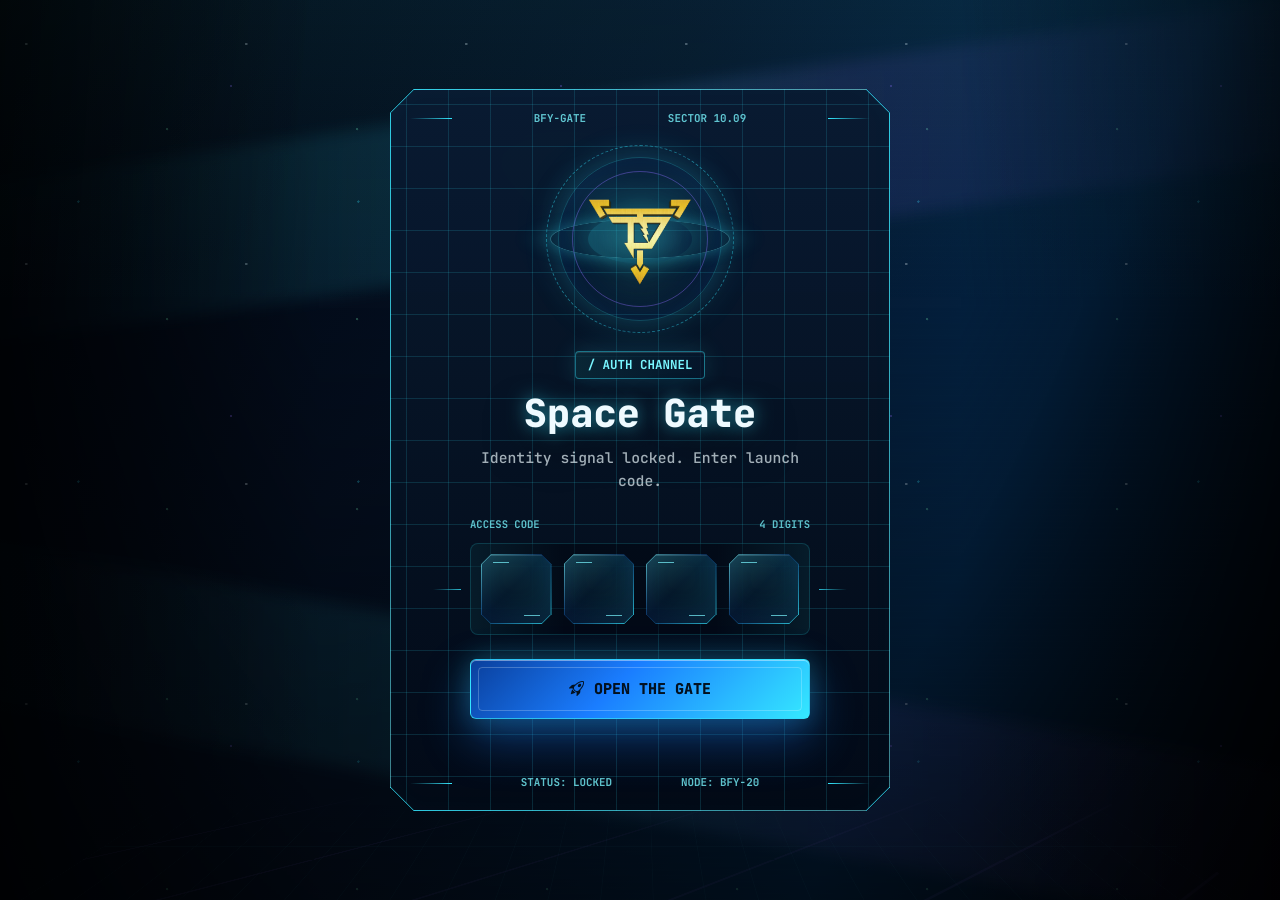
<file: index.html>
<!DOCTYPE html>
<html lang="en">
<head>
    <meta charset="UTF-8">
    <meta name="viewport" content="width=device-width, initial-scale=1.0, user-scalable=no">
    <title>THUAAN FY | Space Gate</title>
    <link href="https://cdn.jsdelivr.net/npm/bootstrap@5.3.0/dist/css/bootstrap.min.css" rel="stylesheet">
    <link href="https://fonts.googleapis.com/css2?family=JetBrains+Mono:wght@400;500;600;700;800&display=swap" rel="stylesheet">
    <link rel="stylesheet" href="https://cdnjs.cloudflare.com/ajax/libs/font-awesome/6.5.2/css/all.min.css">
    <link rel="stylesheet" href="https://cdn.jsdelivr.net/npm/bootstrap-icons@1.11.3/font/bootstrap-icons.css">
    <link rel="stylesheet" href="css/styles.css">
</head>
<body>
    <div class="landscape-notification" id="landscapeNotification">
        <div class="notification-frame" aria-hidden="true"></div>
        <div class="notification-content">
            <span class="notification-kicker">Orbit View</span>
            <h3>Space Gate Ready</h3>
            <p class="instruction-vi">Rotate your phone for the full orbital view.</p>
            <p class="instruction-en">You can also continue in portrait mode.</p>
            <div class="rotate-icon"><i class="bi bi-phone"></i></div>
            <div class="skip-button" onclick="skipLandscapeMode()">
                Continue <i class="bi bi-arrow-right"></i>
            </div>
        </div>
    </div>

    <div class="pin-container" id="pinContainer">
        <div class="ambient-grid" aria-hidden="true"></div>
        <div class="light-ribbon ribbon-one" aria-hidden="true"></div>
        <div class="light-ribbon ribbon-two" aria-hidden="true"></div>

        <div class="pin-card">
            <div class="gate-topbar">
                <span>BFY-GATE</span>
                <span>SECTOR 10.09</span>
            </div>

            <div class="brand-lockup">
                <div class="gate-orbit" aria-hidden="true">
                    <span class="orbit-ring orbit-ring-one"></span>
                    <span class="orbit-ring orbit-ring-two"></span>
                    <span class="orbit-core"></span>
                    <img src="images/logoTP.png" alt="TP logo" class="brand-mark">
                </div>
            </div>

            <span class="brand-kicker">/ AUTH CHANNEL</span>
            <h1 class="pin-title">Space Gate</h1>
            <p class="pin-subtitle">Identity signal locked. Enter launch code.</p>

            <div class="code-label">
                <span>ACCESS CODE</span>
                <span>4 DIGITS</span>
            </div>

            <div class="otp-container">
                <div class="otp-slot">
                    <input type="text" class="otp-input" id="otp1" maxlength="1" inputmode="numeric" aria-label="Access code digit 1">
                </div>
                <div class="otp-slot">
                    <input type="text" class="otp-input" id="otp2" maxlength="1" inputmode="numeric" aria-label="Access code digit 2">
                </div>
                <div class="otp-slot">
                    <input type="text" class="otp-input" id="otp3" maxlength="1" inputmode="numeric" aria-label="Access code digit 3">
                </div>
                <div class="otp-slot">
                    <input type="text" class="otp-input" id="otp4" maxlength="1" inputmode="numeric" aria-label="Access code digit 4">
                </div>
            </div>

            <button class="btn pin-btn" onclick="checkPin()">
                <i class="bi bi-rocket-takeoff"></i>
                Open The Gate
            </button>
            <div class="error-message" id="errorMessage"></div>

            <div class="gate-footer">
                <span>STATUS: LOCKED</span>
                <span>NODE: BFY-20</span>
            </div>
        </div>
    </div>

    <div class="matrix-container" id="matrixContainer">
        <canvas class="matrix-rain" id="matrixRain"></canvas>
        <div class="matrix-text" id="matrixText"></div>
        <div class="phaohoa-final-screen" id="phaohoaFinalScreen" aria-hidden="true">
            <iframe
                id="phaohoaFinalFrame"
                title="Birthday fireworks finale"
                data-src="phaohoa/index.html"
                allowtransparency="true"
            ></iframe>
        </div>
        <img src="images/logoTP.png" alt="" class="final-watermark-logo" aria-hidden="true">
        <div class="birthday-final-title" id="birthdayFinalTitle" aria-hidden="true">
            <span>HAPPY BIRTHDAY</span>
            <span>TO ME</span>
        </div>
    </div>

    <script src="js/script.js"></script>
</body>
</html>
</file>
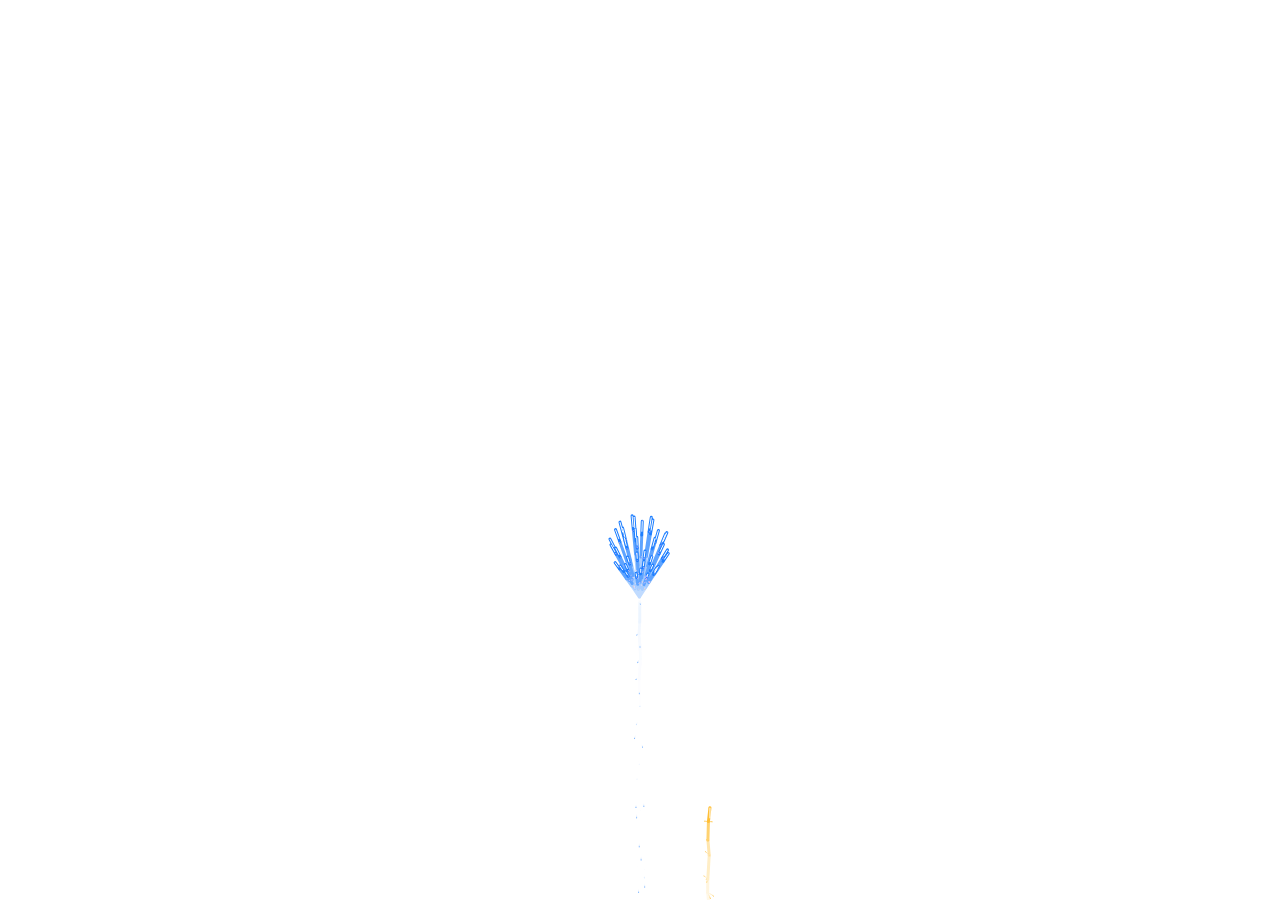
<file: phaohoa/index.html>
<!DOCTYPE html>
<html lang="en" class="birthdayfy-embed">
<head>
    <meta charset="UTF-8">
    <meta name="viewport" content="width=device-width, initial-scale=1, user-scalable=no">
    <title>BirthdayFy Fireworks Finale</title>
    <link rel="stylesheet" href="./style.css">
</head>
<body>
    <div class="container">
        <div class="loading-init">
            <div class="loading-init__header">Loading</div>
            <div class="loading-init__status">Assembling Shells</div>
        </div>

        <div class="stage-container remove">
            <div class="canvas-container">
                <canvas id="trails-canvas"></canvas>
                <canvas id="main-canvas"></canvas>
            </div>
        </div>
    </div>

    <script src="./vendor/Stage.js"></script>
    <script src="./vendor/MyMath.js"></script>
    <script src="./script.js"></script>
</body>
</html>
</file>
<file: css/styles.css>
:root {
    --void: #01040b;
    --space: #061324;
    --space-soft: #0a1d34;
    --panel: rgba(3, 13, 29, 0.86);
    --panel-bright: rgba(8, 31, 56, 0.9);
    --cyan: #35e8ff;
    --aqua: #79f6ff;
    --blue: #1a7dff;
    --blue-deep: #0a3f9c;
    --violet: #8f67ff;
    --pink: #ff4fd8;
    --green: #7effbf;
    --text: #eefaff;
    --muted: rgba(238, 250, 255, 0.68);
    --line: rgba(53, 232, 255, 0.32);
    --line-soft: rgba(53, 232, 255, 0.14);
}

* {
    box-sizing: border-box;
    margin: 0;
    padding: 0;
}

html,
body {
    width: 100%;
    min-height: 100%;
}

body {
    background: var(--void);
    color: var(--text);
    font-family: "JetBrains Mono", Consolas, "Courier New", monospace;
    overflow: hidden;
    -webkit-text-size-adjust: 100%;
    text-rendering: geometricPrecision;
}

button,
input {
    font: inherit;
}

.pin-container {
    height: 100vh;
    height: 100svh;
    min-height: 0;
    display: grid;
    place-items: center;
    position: relative;
    isolation: isolate;
    overflow: hidden;
    overflow: clip;
    overscroll-behavior: none;
    scrollbar-width: none;
    padding: 34px 18px;
    background:
        linear-gradient(115deg, rgba(1, 4, 11, 0.99) 0%, rgba(5, 17, 36, 0.98) 42%, rgba(4, 39, 74, 0.9) 72%, rgba(1, 4, 11, 1) 100%),
        repeating-linear-gradient(0deg, rgba(238, 250, 255, 0.026) 0 1px, transparent 1px 6px);
}

.pin-container::-webkit-scrollbar {
    display: none;
}

.pin-container::before {
    content: "";
    position: absolute;
    inset: 0;
    z-index: -4;
    background:
        radial-gradient(circle at 12% 20%, rgba(238, 250, 255, 0.75) 0 1px, transparent 1.4px),
        radial-gradient(circle at 28% 72%, rgba(53, 232, 255, 0.68) 0 1px, transparent 1.4px),
        radial-gradient(circle at 70% 26%, rgba(143, 103, 255, 0.7) 0 1px, transparent 1.4px),
        radial-gradient(circle at 88% 68%, rgba(126, 255, 191, 0.62) 0 1px, transparent 1.4px);
    background-size: 220px 220px, 280px 280px, 330px 330px, 190px 190px;
    opacity: 0.4;
    animation: starShift 19s linear infinite;
}

.pin-container::after {
    content: "";
    position: absolute;
    inset: 0;
    z-index: -1;
    pointer-events: none;
    background:
        linear-gradient(90deg, rgba(0, 0, 0, 0.66), transparent 25%, transparent 75%, rgba(0, 0, 0, 0.66)),
        linear-gradient(180deg, rgba(53, 232, 255, 0.07), transparent 34%, rgba(0, 0, 0, 0.6));
}

.ambient-grid {
    position: absolute;
    inset: -18%;
    z-index: -3;
    opacity: 0.66;
    background:
        linear-gradient(90deg, rgba(53, 232, 255, 0.08) 1px, transparent 1px),
        linear-gradient(0deg, rgba(53, 232, 255, 0.08) 1px, transparent 1px),
        linear-gradient(135deg, transparent 0 49%, rgba(143, 103, 255, 0.14) 49.2% 50%, transparent 50.2% 100%);
    background-size: 74px 74px, 74px 74px, 360px 360px;
    transform: perspective(900px) rotateX(58deg) translateY(22%);
    transform-origin: center bottom;
    mask-image: linear-gradient(180deg, transparent 0%, #000 22%, #000 80%, transparent 100%);
}

.light-ribbon {
    position: absolute;
    left: -16%;
    right: -16%;
    z-index: -2;
    height: 18vh;
    pointer-events: none;
    opacity: 0.68;
    background:
        linear-gradient(90deg, transparent 0%, rgba(53, 232, 255, 0.03) 16%, rgba(53, 232, 255, 0.22) 44%, rgba(143, 103, 255, 0.16) 62%, transparent 100%);
    filter: blur(8px);
    animation: ribbonDrift 10s ease-in-out infinite alternate;
}

.ribbon-one {
    top: 10%;
    transform: skewY(-8deg);
}

.ribbon-two {
    bottom: 9%;
    transform: skewY(10deg);
    animation-delay: -3.5s;
}

.pin-card {
    width: 500px;
    max-width: calc(100vw - 36px);
    max-width: calc(100dvw - 36px);
    min-width: 0;
    min-height: 630px;
    display: flex;
    flex-direction: column;
    align-items: center;
    justify-content: center;
    position: relative;
    padding: 56px 34px 50px;
    border: 0;
    border-radius: 8px;
    background:
        linear-gradient(90deg, var(--line-soft) 1px, transparent 1px) 16px 16px / 42px 42px,
        linear-gradient(0deg, var(--line-soft) 1px, transparent 1px) 16px 16px / 42px 42px,
        linear-gradient(180deg, rgba(10, 29, 52, 0.88), rgba(2, 9, 22, 0.94)),
        var(--panel);
    box-shadow:
        0 36px 100px rgba(0, 0, 0, 0.58),
        0 0 90px rgba(26, 125, 255, 0.2),
        inset 0 1px 0 rgba(238, 250, 255, 0.14);
    overflow: hidden;
    text-align: center;
    backdrop-filter: blur(24px) saturate(132%);
    clip-path: polygon(0 24px, 24px 0, calc(100% - 24px) 0, 100% 24px, 100% calc(100% - 24px), calc(100% - 24px) 100%, 24px 100%, 0 calc(100% - 24px));
}

.pin-card::before,
.pin-card::after {
    content: "";
    position: absolute;
    pointer-events: none;
}

.pin-card::before {
    inset: 0;
    z-index: 4;
    background:
        linear-gradient(90deg, rgba(53, 232, 255, 0.86), rgba(121, 246, 255, 0.5)) 24px 0 / calc(100% - 48px) 1px no-repeat,
        linear-gradient(90deg, rgba(53, 232, 255, 0.86), rgba(121, 246, 255, 0.5)) 24px 100% / calc(100% - 48px) 1px no-repeat,
        linear-gradient(180deg, rgba(53, 232, 255, 0.86), rgba(121, 246, 255, 0.5)) 0 24px / 1px calc(100% - 48px) no-repeat,
        linear-gradient(180deg, rgba(53, 232, 255, 0.86), rgba(121, 246, 255, 0.5)) 100% 24px / 1px calc(100% - 48px) no-repeat,
        linear-gradient(135deg, transparent 47.5%, rgba(53, 232, 255, 0.9) 49.5% 50.5%, transparent 52.5%) 0 0 / 24px 24px no-repeat,
        linear-gradient(45deg, transparent 47.5%, rgba(53, 232, 255, 0.9) 49.5% 50.5%, transparent 52.5%) 100% 0 / 24px 24px no-repeat,
        linear-gradient(45deg, transparent 47.5%, rgba(53, 232, 255, 0.9) 49.5% 50.5%, transparent 52.5%) 0 100% / 24px 24px no-repeat,
        linear-gradient(135deg, transparent 47.5%, rgba(53, 232, 255, 0.9) 49.5% 50.5%, transparent 52.5%) 100% 100% / 24px 24px no-repeat;
    filter: drop-shadow(0 0 8px rgba(53, 232, 255, 0.24));
}

.pin-card::after {
    top: -22%;
    bottom: -22%;
    left: -34%;
    width: 32%;
    z-index: 1;
    background:
        linear-gradient(96deg, transparent 0%, rgba(53, 232, 255, 0.02) 24%, rgba(121, 246, 255, 0.16) 46%, rgba(238, 250, 255, 0.24) 50%, rgba(53, 232, 255, 0.1) 57%, transparent 78%),
        radial-gradient(ellipse at 50% 50%, rgba(121, 246, 255, 0.12), transparent 64%);
    filter: blur(1px);
    mix-blend-mode: screen;
    opacity: 0;
    transform: translate3d(-24%, 0, 0) skewX(-18deg);
    will-change: transform, opacity;
    animation: panelScan 7.2s cubic-bezier(0.22, 0.72, 0.18, 1) infinite;
}

.gate-topbar,
.gate-footer {
    width: calc(100% - 40px);
    display: flex;
    align-items: center;
    justify-content: space-between;
    position: absolute;
    left: 20px;
    z-index: 3;
    color: rgba(121, 246, 255, 0.78);
    font-size: 0.68rem;
    font-weight: 700;
}

.gate-topbar {
    top: 22px;
}

.gate-footer {
    bottom: 20px;
}

.gate-topbar::before,
.gate-topbar::after,
.gate-footer::before,
.gate-footer::after {
    content: "";
    width: 42px;
    height: 1px;
    background: linear-gradient(90deg, transparent, var(--cyan));
}

.gate-topbar::after,
.gate-footer::after {
    transform: rotate(180deg);
}

.brand-lockup {
    width: 100%;
    display: flex;
    justify-content: center;
    position: relative;
    z-index: 2;
    margin-bottom: 18px;
}

.gate-orbit {
    width: 188px;
    height: 188px;
    display: grid;
    place-items: center;
    position: relative;
}

.gate-orbit::before,
.gate-orbit::after,
.orbit-ring,
.orbit-core {
    content: "";
    position: absolute;
    border-radius: 50%;
    pointer-events: none;
}

.gate-orbit::before {
    inset: 12px;
    border: 1px solid rgba(53, 232, 255, 0.25);
    box-shadow:
        0 0 34px rgba(53, 232, 255, 0.22),
        inset 0 0 40px rgba(26, 125, 255, 0.14);
}

.gate-orbit::after {
    inset: 42px 4px;
    border: 1px solid rgba(121, 246, 255, 0.32);
    transform: rotateX(68deg);
    box-shadow: 0 0 34px rgba(53, 232, 255, 0.34);
}

.orbit-ring-one {
    inset: 0;
    border: 1px dashed rgba(53, 232, 255, 0.42);
    animation: orbitSpin 10s linear infinite;
}

.orbit-ring-two {
    inset: 26px;
    border: 1px solid rgba(143, 103, 255, 0.42);
    animation: orbitSpin 7s linear infinite reverse;
}

.orbit-core {
    width: 104px;
    height: 104px;
    background:
        linear-gradient(90deg, rgba(53, 232, 255, 0.24), rgba(26, 125, 255, 0.06)),
        radial-gradient(circle, rgba(121, 246, 255, 0.14), transparent 58%);
    transform: rotateX(62deg);
    box-shadow: 0 0 45px rgba(53, 232, 255, 0.28);
}

.brand-mark {
    width: 112px;
    height: 112px;
    object-fit: contain;
    position: relative;
    z-index: 2;
    filter:
        drop-shadow(0 18px 30px rgba(0, 0, 0, 0.54))
        drop-shadow(0 0 24px rgba(53, 232, 255, 0.64));
    animation: logoFloat 4.5s ease-in-out infinite;
}

.brand-kicker,
.notification-kicker {
    min-height: 28px;
    display: inline-flex;
    align-items: center;
    justify-content: center;
    position: relative;
    z-index: 2;
    padding: 6px 12px;
    border: 1px solid rgba(53, 232, 255, 0.42);
    border-radius: 4px;
    background:
        linear-gradient(90deg, rgba(53, 232, 255, 0.12), rgba(26, 125, 255, 0.08)),
        rgba(2, 8, 18, 0.64);
    color: var(--aqua);
    box-shadow:
        inset 0 1px 0 rgba(238, 250, 255, 0.12),
        0 0 24px rgba(53, 232, 255, 0.16);
    font-size: 0.78rem;
    font-weight: 700;
    line-height: 1;
    text-transform: uppercase;
}

.pin-title {
    width: 100%;
    position: relative;
    z-index: 2;
    margin: 14px 0 12px;
    color: var(--text);
    font-size: 2.42rem;
    font-weight: 800;
    line-height: 1.08;
    text-shadow:
        0 0 18px rgba(53, 232, 255, 0.58),
        0 18px 40px rgba(0, 0, 0, 0.58);
}

.pin-subtitle {
    width: 100%;
    max-width: 350px;
    position: relative;
    z-index: 2;
    margin: 0 auto 24px;
    color: var(--muted);
    font-size: 0.92rem;
    font-weight: 500;
    line-height: 1.62;
}

.code-label {
    width: 100%;
    max-width: 340px;
    display: flex;
    align-items: center;
    justify-content: space-between;
    position: relative;
    z-index: 2;
    margin-bottom: 9px;
    color: rgba(121, 246, 255, 0.76);
    font-size: 0.66rem;
    font-weight: 700;
}

.otp-container {
    width: 100%;
    max-width: 340px;
    display: grid;
    grid-template-columns: repeat(4, minmax(0, 1fr));
    gap: 12px;
    position: relative;
    z-index: 2;
    margin: 0 auto 24px;
    padding: 10px;
    border: 1px solid rgba(53, 232, 255, 0.16);
    border-radius: 8px;
    background:
        linear-gradient(90deg, rgba(53, 232, 255, 0.08), transparent 28%, transparent 72%, rgba(53, 232, 255, 0.08)),
        rgba(1, 6, 14, 0.44);
}

.otp-container::before,
.otp-container::after {
    content: "";
    position: absolute;
    top: 50%;
    width: 28px;
    height: 1px;
    background: linear-gradient(90deg, transparent, rgba(53, 232, 255, 0.78));
    pointer-events: none;
}

.otp-container::before {
    right: calc(100% + 10px);
}

.otp-container::after {
    left: calc(100% + 10px);
    transform: rotate(180deg);
}

.otp-slot {
    width: 100%;
    height: 70px;
    position: relative;
    padding: 1px;
    background:
        linear-gradient(135deg, rgba(121, 246, 255, 0.72), rgba(26, 125, 255, 0.32) 46%, rgba(53, 232, 255, 0.78));
    box-shadow:
        0 12px 22px rgba(0, 0, 0, 0.28),
        0 0 18px rgba(53, 232, 255, 0.1);
    clip-path: polygon(0 10px, 10px 0, calc(100% - 10px) 0, 100% 10px, 100% calc(100% - 10px), calc(100% - 10px) 100%, 10px 100%, 0 calc(100% - 10px));
    transition: transform 170ms ease, background 170ms ease, box-shadow 170ms ease;
}

.otp-slot::before,
.otp-slot::after {
    content: "";
    position: absolute;
    z-index: 2;
    width: 16px;
    height: 1px;
    background: rgba(121, 246, 255, 0.7);
    pointer-events: none;
}

.otp-slot::before {
    top: 8px;
    left: 12px;
}

.otp-slot::after {
    right: 12px;
    bottom: 8px;
}

.otp-slot:focus-within {
    background:
        linear-gradient(135deg, rgba(121, 246, 255, 0.98), rgba(26, 125, 255, 0.42) 46%, rgba(53, 232, 255, 1));
    box-shadow:
        0 0 0 4px rgba(53, 232, 255, 0.12),
        0 0 30px rgba(53, 232, 255, 0.4),
        0 14px 26px rgba(0, 0, 0, 0.3);
    transform: translateY(-3px);
}

.otp-slot.filled {
    background:
        linear-gradient(135deg, rgba(126, 255, 191, 0.92), rgba(53, 232, 255, 0.36) 46%, rgba(126, 255, 191, 0.98));
    box-shadow:
        0 0 0 4px rgba(126, 255, 191, 0.08),
        0 0 28px rgba(126, 255, 191, 0.22),
        0 14px 26px rgba(0, 0, 0, 0.3);
}

.otp-input,
.pin-input {
    width: 100%;
    height: 100%;
    border: 0;
    border-radius: 0;
    background:
        linear-gradient(180deg, rgba(53, 232, 255, 0.12), rgba(2, 8, 18, 0.42)),
        rgba(2, 8, 18, 0.78);
    box-shadow:
        inset 0 1px 0 rgba(238, 250, 255, 0.12),
        inset 0 -12px 24px rgba(26, 125, 255, 0.1);
    color: var(--text);
    caret-color: var(--cyan);
    font-size: 1.58rem;
    font-weight: 800;
    line-height: 1;
    text-align: center;
    clip-path: polygon(0 9px, 9px 0, calc(100% - 9px) 0, 100% 9px, 100% calc(100% - 9px), calc(100% - 9px) 100%, 9px 100%, 0 calc(100% - 9px));
    transition: background 170ms ease, color 170ms ease;
}

.otp-input:focus,
.pin-input:focus {
    outline: none;
    background:
        linear-gradient(180deg, rgba(53, 232, 255, 0.2), rgba(26, 125, 255, 0.08)),
        rgba(4, 18, 38, 0.96);
    box-shadow: inset 0 1px 0 rgba(238, 250, 255, 0.18);
}

.otp-input.filled {
    color: var(--green);
    background:
        linear-gradient(180deg, rgba(126, 255, 191, 0.14), rgba(53, 232, 255, 0.08)),
        rgba(4, 18, 38, 0.9);
    box-shadow: inset 0 1px 0 rgba(238, 250, 255, 0.16);
}

.pin-btn {
    width: 100%;
    max-width: 340px;
    min-height: 60px;
    display: inline-flex;
    align-items: center;
    justify-content: center;
    gap: 10px;
    position: relative;
    z-index: 2;
    border: 1px solid rgba(53, 232, 255, 0.72);
    border-radius: 6px;
    background:
        linear-gradient(135deg, var(--blue-deep) 0%, var(--blue) 43%, var(--cyan) 100%);
    color: #03111f;
    box-shadow:
        0 20px 48px rgba(26, 125, 255, 0.38),
        0 0 28px rgba(53, 232, 255, 0.28),
        inset 0 1px 0 rgba(238, 250, 255, 0.44);
    font-size: 0.94rem;
    font-weight: 800;
    line-height: 1.1;
    text-transform: uppercase;
    overflow: hidden;
    transition: transform 170ms ease, box-shadow 170ms ease, filter 170ms ease;
}

.pin-btn::before,
.pin-btn::after {
    content: "";
    position: absolute;
    pointer-events: none;
}

.pin-btn::before {
    inset: 7px;
    border: 1px solid rgba(238, 250, 255, 0.24);
    border-radius: 4px;
}

.pin-btn::after {
    top: -38%;
    bottom: -38%;
    left: -36%;
    width: 24%;
    background: linear-gradient(90deg, transparent, rgba(238, 250, 255, 0.28), transparent);
    filter: blur(0.5px);
    opacity: 0;
    transform: translateX(0) skewX(-22deg);
    animation: buttonSweep 4.8s cubic-bezier(0.3, 0.72, 0.22, 1) infinite;
}

.pin-btn:hover,
.pin-btn:focus-visible {
    color: #020914;
    filter: brightness(1.08);
    transform: translateY(-2px);
    box-shadow:
        0 26px 56px rgba(26, 125, 255, 0.46),
        0 0 40px rgba(53, 232, 255, 0.38),
        inset 0 1px 0 rgba(238, 250, 255, 0.48);
}

.pin-btn:active {
    transform: translateY(0);
}

.error-message {
    min-height: 26px;
    width: 100%;
    max-width: 340px;
    position: relative;
    z-index: 2;
    margin-top: 16px;
    color: var(--pink);
    font-size: 0.82rem;
    font-weight: 700;
    line-height: 1.45;
    opacity: 0;
    transform: translateY(-4px);
    transition: opacity 200ms ease, transform 200ms ease;
}

.error-message.show {
    opacity: 1;
    transform: translateY(0);
}

.bi-bug {
    margin-right: 6px;
}

.matrix-container {
    min-height: 100vh;
    min-height: 100svh;
    position: relative;
    display: none;
    overflow: hidden;
    background:
        linear-gradient(115deg, rgba(1, 3, 9, 1), rgba(4, 21, 44, 0.98) 46%, rgba(1, 7, 18, 1)),
        #000;
}

.matrix-container::before {
    content: "";
    position: absolute;
    inset: 0;
    z-index: 1;
    pointer-events: none;
    background:
        linear-gradient(90deg, rgba(53, 232, 255, 0.08) 1px, transparent 1px),
        linear-gradient(0deg, rgba(53, 232, 255, 0.06) 1px, transparent 1px),
        linear-gradient(180deg, rgba(53, 232, 255, 0.08), transparent 28%, rgba(0, 0, 0, 0.36));
    background-size: 88px 88px, 88px 88px, auto;
    mix-blend-mode: screen;
}

.matrix-container::after {
    content: "";
    position: absolute;
    inset: auto 0 0;
    height: 35%;
    z-index: 2;
    pointer-events: none;
    background: linear-gradient(180deg, transparent, rgba(0, 0, 0, 0.76));
}

.matrix-rain {
    position: absolute;
    inset: 0;
    z-index: 0;
    width: 100%;
    height: 100%;
    pointer-events: none;
    opacity: 0.92;
}

.matrix-text {
    position: absolute;
    top: 50%;
    left: 50%;
    z-index: 10;
    width: 92vw;
    width: 92dvw;
    max-width: 1120px;
    padding: 0 16px;
    color: var(--text);
    font-size: 3rem;
    font-weight: 800;
    line-height: 1.16;
    text-align: center;
    text-shadow:
        0 0 16px rgba(53, 232, 255, 0.78),
        0 0 38px rgba(26, 125, 255, 0.48),
        0 18px 50px rgba(0, 0, 0, 0.76);
    opacity: 0;
    transform: translate(-50%, -50%);
    overflow-wrap: anywhere;
    word-break: normal;
    white-space: normal;
}

.phaohoa-final-screen {
    position: absolute;
    inset: 0;
    z-index: 30;
    display: none;
    overflow: hidden;
    background: transparent;
    opacity: 0;
    pointer-events: none;
    transition: opacity 900ms ease;
}

.phaohoa-final-screen.show {
    display: block;
    opacity: 1;
}

.phaohoa-final-screen iframe {
    width: 100%;
    height: 100%;
    display: block;
    border: 0;
    background: transparent;
    pointer-events: none;
}

.final-watermark-logo {
    position: absolute;
    top: 50%;
    left: 50%;
    z-index: 36;
    width: min(520px, 64vw);
    max-height: 52vh;
    object-fit: contain;
    opacity: 0;
    pointer-events: none;
    transform: translate(-50%, -50%) scale(0.9);
    transition: opacity 1200ms ease, transform 1200ms ease;
}

.birthday-final-title {
    width: min(980px, calc(100% - 36px));
    position: absolute;
    top: 50%;
    left: 50%;
    z-index: 40;
    color: #f4fbff;
    font-size: 3.35rem;
    font-weight: 800;
    line-height: 1.05;
    letter-spacing: 0;
    text-align: center;
    text-transform: uppercase;
    text-shadow:
        0 0 14px rgba(238, 250, 255, 0.95),
        0 0 38px rgba(53, 232, 255, 0.72),
        0 0 72px rgba(26, 125, 255, 0.5),
        0 22px 56px rgba(0, 0, 0, 0.86);
    opacity: 0;
    pointer-events: none;
    transform: translate(-50%, -50%) scale(0.96);
    transition: opacity 900ms ease, transform 900ms ease;
    overflow-wrap: anywhere;
    word-break: normal;
    white-space: normal;
}

.matrix-container.phaohoa-stage .matrix-rain {
    opacity: 0.28;
    filter: blur(4px) saturate(0.72);
}

.matrix-container.phaohoa-stage::before {
    opacity: 0.22;
    filter: blur(3px);
}

.matrix-container.phaohoa-stage::after {
    height: 100%;
    background:
        radial-gradient(ellipse at 50% 48%, rgba(53, 232, 255, 0.16), transparent 42%),
        linear-gradient(180deg, rgba(0, 0, 0, 0.26), rgba(0, 0, 0, 0.68));
}

.matrix-container.phaohoa-stage .matrix-text {
    opacity: 0;
    pointer-events: none;
}

.matrix-container.phaohoa-stage .final-watermark-logo {
    opacity: 0.12;
    transform: translate(-50%, -50%) scale(1);
}

.matrix-container.phaohoa-stage .birthday-final-title {
    opacity: 1;
    transform: translate(-50%, -50%) scale(1);
}

.birthday-final-title span {
    display: block;
}

.matrix-text.show {
    opacity: 1;
    animation: textGlow 460ms ease-in-out;
}

.matrix-text.fade-out {
    animation: textFadeOut 480ms ease-in-out forwards;
}

.matrix-text .char.glitch-char {
    display: inline-block;
    position: relative;
    color: var(--text);
    opacity: 0;
    text-shadow:
        0 0 10px rgba(53, 232, 255, 0.86),
        0 0 28px rgba(26, 125, 255, 0.54);
    animation: glitchReveal 900ms ease-out forwards;
}

.matrix-text .char.glitch-char::before,
.matrix-text .char.glitch-char::after {
    content: attr(data-text);
    position: absolute;
    inset: 0;
    pointer-events: none;
}

.matrix-text .char.glitch-char::before {
    color: var(--pink);
    z-index: -1;
    animation: glitchRed 560ms ease-out forwards;
    animation-delay: inherit;
}

.matrix-text .char.glitch-char::after {
    color: var(--cyan);
    z-index: -2;
    animation: glitchBlue 560ms ease-out forwards;
    animation-delay: inherit;
}

.holo-particle,
.energy-wave {
    position: absolute;
    pointer-events: none;
    border-radius: 999px;
}

.holo-particle {
    width: 3px;
    height: 3px;
    z-index: 15;
    background: var(--cyan);
    box-shadow: 0 0 12px rgba(53, 232, 255, 0.82);
    animation: holoParticleFloat 2.5s ease-out forwards;
}

.energy-wave {
    width: 4px;
    height: 4px;
    z-index: 14;
    background: var(--cyan);
    box-shadow: 0 0 18px rgba(53, 232, 255, 0.58);
    animation: energyWaveExpand 2s ease-out forwards;
}

.landscape-notification {
    position: fixed;
    inset: 0;
    z-index: 1000;
    display: none;
    place-items: center;
    overflow: hidden;
    padding: 24px;
    background:
        linear-gradient(115deg, rgba(1, 3, 9, 1), rgba(5, 28, 58, 0.96), rgba(6, 6, 22, 1));
    color: var(--text);
}

.landscape-notification::before {
    content: "";
    position: absolute;
    inset: 0;
    opacity: 0.42;
    background:
        radial-gradient(circle at 16% 24%, rgba(238, 250, 255, 0.8) 0 1px, transparent 1.5px),
        radial-gradient(circle at 64% 32%, rgba(53, 232, 255, 0.72) 0 1px, transparent 1.5px),
        radial-gradient(circle at 82% 76%, rgba(143, 103, 255, 0.72) 0 1px, transparent 1.5px);
    background-size: 230px 230px, 280px 280px, 190px 190px;
}

.landscape-notification.show {
    display: grid;
}

.notification-frame {
    position: absolute;
    inset: 22px;
    border: 0;
    border-radius: 8px;
    background:
        linear-gradient(90deg, rgba(53, 232, 255, 0.72), rgba(121, 246, 255, 0.42)) 18px 0 / calc(100% - 36px) 1px no-repeat,
        linear-gradient(90deg, rgba(53, 232, 255, 0.72), rgba(121, 246, 255, 0.42)) 18px 100% / calc(100% - 36px) 1px no-repeat,
        linear-gradient(180deg, rgba(53, 232, 255, 0.72), rgba(121, 246, 255, 0.42)) 0 18px / 1px calc(100% - 36px) no-repeat,
        linear-gradient(180deg, rgba(53, 232, 255, 0.72), rgba(121, 246, 255, 0.42)) 100% 18px / 1px calc(100% - 36px) no-repeat,
        linear-gradient(135deg, transparent 47%, rgba(53, 232, 255, 0.78) 49.5% 50.5%, transparent 53%) 0 0 / 18px 18px no-repeat,
        linear-gradient(45deg, transparent 47%, rgba(53, 232, 255, 0.78) 49.5% 50.5%, transparent 53%) 100% 0 / 18px 18px no-repeat,
        linear-gradient(45deg, transparent 47%, rgba(53, 232, 255, 0.78) 49.5% 50.5%, transparent 53%) 0 100% / 18px 18px no-repeat,
        linear-gradient(135deg, transparent 47%, rgba(53, 232, 255, 0.78) 49.5% 50.5%, transparent 53%) 100% 100% / 18px 18px no-repeat;
    pointer-events: none;
    clip-path: polygon(0 18px, 18px 0, calc(100% - 18px) 0, 100% 18px, 100% calc(100% - 18px), calc(100% - 18px) 100%, 18px 100%, 0 calc(100% - 18px));
}

.notification-frame::before,
.notification-frame::after {
    content: "";
    position: absolute;
    left: 42px;
    right: 42px;
    height: 1px;
    background: linear-gradient(90deg, transparent, rgba(53, 232, 255, 0.74), transparent);
}

.notification-frame::before {
    top: 22px;
}

.notification-frame::after {
    bottom: 22px;
}

.notification-content {
    width: 100%;
    max-width: 560px;
    display: flex;
    flex-direction: column;
    align-items: center;
    justify-content: center;
    position: relative;
    z-index: 2;
    padding: 34px 18px;
    text-align: center;
}

.landscape-notification h3 {
    margin: 18px 0 14px;
    color: var(--text);
    font-size: 2.16rem;
    font-weight: 800;
    line-height: 1.12;
    text-shadow:
        0 0 18px rgba(53, 232, 255, 0.6),
        0 18px 38px rgba(0, 0, 0, 0.52);
}

.landscape-notification .instruction-vi,
.landscape-notification .instruction-en {
    width: 100%;
    max-width: 420px;
    margin: 0 auto;
    color: var(--muted);
    font-size: 0.94rem;
    font-weight: 500;
    line-height: 1.58;
}

.landscape-notification .instruction-en {
    margin-top: 6px;
    color: rgba(121, 246, 255, 0.74);
}

.landscape-notification .rotate-icon {
    width: 82px;
    height: 82px;
    display: grid;
    place-items: center;
    margin: 30px 0 8px;
    border: 1px solid rgba(53, 232, 255, 0.32);
    border-radius: 8px;
    background: rgba(4, 18, 38, 0.68);
    color: var(--cyan);
    box-shadow:
        0 0 28px rgba(53, 232, 255, 0.2),
        inset 0 1px 0 rgba(238, 250, 255, 0.12);
    font-size: 2.8rem;
    filter: drop-shadow(0 12px 22px rgba(0, 0, 0, 0.38));
    animation: gentleRotate 3s ease-in-out infinite;
}

.skip-button {
    min-height: 50px;
    display: inline-flex;
    align-items: center;
    justify-content: center;
    gap: 10px;
    margin-top: 24px;
    padding: 0 22px;
    border: 1px solid rgba(53, 232, 255, 0.62);
    border-radius: 6px;
    background: linear-gradient(135deg, var(--blue-deep) 0%, var(--blue) 48%, var(--cyan) 100%);
    color: #02101f;
    box-shadow:
        0 18px 38px rgba(26, 125, 255, 0.34),
        0 0 24px rgba(53, 232, 255, 0.22);
    cursor: pointer;
    font-size: 0.9rem;
    font-weight: 800;
    text-transform: uppercase;
    transition: transform 170ms ease, box-shadow 170ms ease, filter 170ms ease;
}

.skip-button:hover {
    filter: brightness(1.08);
    transform: translateY(-2px);
    box-shadow:
        0 24px 50px rgba(26, 125, 255, 0.4),
        0 0 34px rgba(53, 232, 255, 0.32);
}

.skip-button:active {
    transform: translateY(0);
}

@keyframes starShift {
    from {
        background-position: 0 0, 0 0, 0 0, 0 0;
    }

    to {
        background-position: 220px 220px, -280px 280px, 330px -330px, -190px -190px;
    }
}

@keyframes ribbonDrift {
    from {
        opacity: 0.42;
        translate: -2% 0;
    }

    to {
        opacity: 0.78;
        translate: 2% 0;
    }
}

@keyframes panelScan {
    0%,
    50% {
        opacity: 0;
        transform: translate3d(-24%, 0, 0) skewX(-18deg);
    }

    56% {
        opacity: 0.32;
    }

    68% {
        opacity: 0.2;
    }

    78%,
    100% {
        opacity: 0;
        transform: translate3d(430%, 0, 0) skewX(-18deg);
    }
}

@keyframes buttonSweep {
    0%,
    56% {
        opacity: 0;
        transform: translateX(0) skewX(-22deg);
    }

    62% {
        opacity: 0.6;
    }

    76% {
        opacity: 0.16;
    }

    82%,
    100% {
        opacity: 0;
        transform: translateX(560%) skewX(-22deg);
    }
}

@keyframes orbitSpin {
    from {
        transform: rotate(0deg);
    }

    to {
        transform: rotate(360deg);
    }
}

@keyframes logoFloat {
    0%,
    100% {
        transform: translateY(0);
    }

    50% {
        transform: translateY(-8px);
    }
}

@keyframes errorShake {
    0%,
    100% {
        transform: translateX(0);
    }

    20% {
        transform: translateX(-7px);
    }

    40% {
        transform: translateX(6px);
    }

    60% {
        transform: translateX(-4px);
    }

    80% {
        transform: translateX(3px);
    }
}

@keyframes textGlow {
    0% {
        filter: brightness(0.7);
    }

    55% {
        filter: brightness(1.25);
    }

    100% {
        filter: brightness(1);
    }
}

@keyframes textFadeOut {
    0% {
        opacity: 1;
        transform: translate(-50%, -50%) scale(1);
        filter: blur(0);
    }

    100% {
        opacity: 0;
        transform: translate(-50%, -50%) scale(0.96);
        filter: blur(6px);
    }
}

@keyframes glitchReveal {
    0% {
        opacity: 0;
        transform: translateY(12px) scale(0.96);
        filter: blur(8px);
    }

    18% {
        opacity: 0.7;
        transform: translateY(-2px) scale(1.02);
        filter: blur(2px);
    }

    36% {
        opacity: 0.82;
        transform: translateY(2px) scale(0.99);
        filter: blur(1px);
    }

    70% {
        opacity: 0.96;
        transform: translateY(0) scale(1.01);
        filter: blur(0);
    }

    100% {
        opacity: 1;
        transform: translateY(0) scale(1);
        filter: blur(0);
    }
}

@keyframes glitchRed {
    0% {
        opacity: 0;
        transform: translateX(0);
    }

    20% {
        opacity: 0.52;
        transform: translateX(-4px);
    }

    54% {
        opacity: 0.28;
        transform: translateX(2px);
    }

    100% {
        opacity: 0;
        transform: translateX(0);
    }
}

@keyframes glitchBlue {
    0% {
        opacity: 0;
        transform: translateX(0);
    }

    20% {
        opacity: 0.45;
        transform: translateX(4px);
    }

    54% {
        opacity: 0.24;
        transform: translateX(-2px);
    }

    100% {
        opacity: 0;
        transform: translateX(0);
    }
}

@keyframes gentleRotate {
    0%,
    12% {
        transform: rotate(0deg);
    }

    72%,
    100% {
        transform: rotate(-90deg);
    }
}

@keyframes holoParticleFloat {
    0% {
        opacity: 1;
        transform: translate(0, 0) scale(1);
    }

    100% {
        opacity: 0;
        transform: translate(var(--end-x), var(--end-y)) scale(0.18);
    }
}

@keyframes energyWaveExpand {
    0% {
        opacity: 0.7;
        transform: scale(1);
    }

    100% {
        opacity: 0;
        transform: scale(16);
    }
}

@keyframes particleDissolve {
    0% {
        opacity: 1;
        transform: translate(0, 0) scale(1);
    }

    100% {
        opacity: 0;
        transform: translate(var(--end-x), var(--end-y)) scale(0.12);
    }
}

@keyframes charFadeOut {
    0% {
        opacity: 1;
        transform: scale(1);
    }

    100% {
        opacity: 0;
        transform: scale(0.92);
    }
}

@keyframes matrixDissolve {
    from {
        opacity: 0;
        transform: scale(0.95);
    }

    to {
        opacity: 1;
        transform: scale(1);
    }
}

@keyframes matrixScramble {
    0%,
    100% {
        transform: translateY(0);
    }

    50% {
        transform: translateY(-2px);
    }
}

@keyframes holographicWave {
    from {
        opacity: 0;
        filter: blur(8px);
    }

    to {
        opacity: 1;
        filter: blur(0);
    }
}

@keyframes scanLine {
    from {
        left: -100%;
        opacity: 0;
    }

    50% {
        opacity: 1;
    }

    to {
        left: 100%;
        opacity: 0;
    }
}

@keyframes holographicDissolve {
    from {
        opacity: 1;
        filter: blur(0);
    }

    to {
        opacity: 0;
        filter: blur(8px);
    }
}

@media screen and (max-width: 768px) {
    body {
        overflow-y: auto;
    }

    .pin-container {
        height: auto;
        min-height: 100vh;
        min-height: 100svh;
        overflow: hidden;
        overflow: clip;
    }
}

@media screen and (max-width: 480px) {
    .pin-container {
        align-items: start;
        padding: 18px 14px;
    }

    .pin-card {
        min-height: calc(100svh - 36px);
        max-width: calc(100vw - 28px);
        max-width: calc(100dvw - 28px);
        padding: 48px 18px 44px;
    }

    .gate-topbar,
    .gate-footer {
        width: calc(100% - 28px);
        left: 14px;
        font-size: 0.54rem;
    }

    .gate-topbar::before,
    .gate-topbar::after,
    .gate-footer::before,
    .gate-footer::after {
        width: 20px;
    }

    .brand-lockup {
        margin-bottom: 14px;
    }

    .gate-orbit {
        width: 156px;
        height: 156px;
    }

    .brand-mark {
        width: 92px;
        height: 92px;
    }

    .brand-kicker,
    .notification-kicker {
        min-height: 26px;
        padding: 6px 10px;
        font-size: 0.66rem;
    }

    .pin-title {
        font-size: 2rem;
    }

    .pin-subtitle {
        max-width: 296px;
        margin-bottom: 20px;
        font-size: 0.78rem;
    }

    .code-label {
        max-width: 296px;
        font-size: 0.58rem;
    }

    .otp-container {
        max-width: 296px;
        gap: 8px;
        padding: 8px;
    }

    .otp-slot {
        height: 58px;
    }

    .otp-input,
    .pin-input {
        height: 100%;
        font-size: 1.24rem;
    }

    .otp-container::before,
    .otp-container::after {
        display: none;
    }

    .pin-btn {
        max-width: 296px;
        min-height: 54px;
        font-size: 0.78rem;
    }

    .matrix-text {
        width: 96vw;
        width: 96dvw;
        padding: 0 10px;
        font-size: 1.82rem;
    }

    .birthday-final-title {
        width: min(320px, calc(100% - 28px));
        font-size: 1.46rem;
        line-height: 1.18;
    }

    .final-watermark-logo {
        width: min(300px, 76vw);
        max-height: 38vh;
    }

    .landscape-notification h3 {
        font-size: 1.7rem;
    }

    .landscape-notification .instruction-vi,
    .landscape-notification .instruction-en {
        font-size: 0.86rem;
    }

    .landscape-notification .rotate-icon {
        width: 70px;
        height: 70px;
        font-size: 2.35rem;
    }
}

@media screen and (min-width: 481px) and (max-width: 768px) {
    .pin-title {
        font-size: 2.18rem;
    }

    .matrix-text {
        font-size: 2.34rem;
    }

    .birthday-final-title {
        width: min(620px, calc(100% - 36px));
        font-size: 2.15rem;
    }

}

@media screen and (min-width: 769px) {
    .matrix-text {
        font-size: 4rem;
    }

    .birthday-final-title span {
        display: inline;
    }
}

@media screen and (min-width: 769px) and (max-height: 820px) {
    .pin-container {
        padding: 24px 18px;
    }

    .pin-card {
        width: 460px;
        min-height: 0;
        height: calc(100vh - 48px);
        height: calc(100svh - 48px);
        max-height: none;
        padding: 48px 30px 44px;
    }

    .gate-topbar {
        top: 18px;
    }

    .gate-footer {
        bottom: 18px;
    }

    .gate-topbar,
    .gate-footer {
        font-size: 0.62rem;
    }

    .gate-topbar::before,
    .gate-topbar::after,
    .gate-footer::before,
    .gate-footer::after {
        width: 34px;
    }

    .brand-lockup {
        margin-bottom: 12px;
    }

    .gate-orbit {
        width: 154px;
        height: 154px;
    }

    .brand-mark {
        width: 90px;
        height: 90px;
    }

    .brand-kicker,
    .notification-kicker {
        min-height: 26px;
        padding: 5px 11px;
        font-size: 0.68rem;
    }

    .pin-title {
        margin: 12px 0 8px;
        font-size: 2.06rem;
    }

    .pin-subtitle {
        max-width: 330px;
        margin-bottom: 18px;
        font-size: 0.82rem;
        line-height: 1.5;
    }

    .code-label {
        max-width: 320px;
        margin-bottom: 7px;
        font-size: 0.6rem;
    }

    .otp-container {
        max-width: 320px;
        gap: 10px;
        padding: 8px;
        margin-bottom: 18px;
    }

    .otp-slot {
        height: 58px;
    }

    .otp-input,
    .pin-input {
        height: 100%;
        font-size: 1.34rem;
    }

    .pin-btn {
        max-width: 320px;
        min-height: 52px;
        font-size: 0.82rem;
    }

    .error-message {
        min-height: 22px;
        margin-top: 12px;
        font-size: 0.76rem;
    }
}

@media screen and (min-width: 769px) and (max-height: 700px) {
    .pin-container {
        padding: 14px 16px;
    }

    .pin-card {
        width: 430px;
        height: calc(100vh - 28px);
        height: calc(100svh - 28px);
        max-height: none;
        padding: 40px 26px 36px;
    }

    .gate-topbar {
        top: 14px;
    }

    .gate-footer {
        bottom: 14px;
    }

    .gate-topbar,
    .gate-footer {
        width: calc(100% - 32px);
        left: 16px;
        font-size: 0.56rem;
    }

    .gate-topbar::before,
    .gate-topbar::after,
    .gate-footer::before,
    .gate-footer::after {
        width: 24px;
    }

    .brand-lockup {
        margin-bottom: 8px;
    }

    .gate-orbit {
        width: 118px;
        height: 118px;
    }

    .brand-mark {
        width: 70px;
        height: 70px;
    }

    .brand-kicker,
    .notification-kicker {
        min-height: 24px;
        padding: 5px 10px;
        font-size: 0.62rem;
    }

    .pin-title {
        margin: 10px 0 7px;
        font-size: 1.68rem;
    }

    .pin-subtitle {
        max-width: 310px;
        margin-bottom: 12px;
        font-size: 0.72rem;
        line-height: 1.42;
    }

    .code-label {
        max-width: 294px;
        margin-bottom: 6px;
        font-size: 0.55rem;
    }

    .otp-container {
        max-width: 294px;
        gap: 8px;
        padding: 7px;
        margin-bottom: 14px;
    }

    .otp-slot {
        height: 46px;
    }

    .otp-slot::before,
    .otp-slot::after {
        width: 12px;
    }

    .otp-input,
    .pin-input {
        font-size: 1.12rem;
    }

    .pin-btn {
        max-width: 294px;
        min-height: 46px;
        font-size: 0.72rem;
    }

    .error-message {
        min-height: 20px;
        margin-top: 9px;
        font-size: 0.68rem;
    }
}

@media screen and (max-height: 560px) and (orientation: landscape) {
    .pin-container {
        padding: 16px;
    }

    .pin-card {
        min-height: auto;
        padding: 42px 24px 40px;
    }

    .gate-orbit {
        width: 120px;
        height: 120px;
    }

    .brand-mark {
        width: 70px;
        height: 70px;
    }

    .pin-title {
        margin-top: 10px;
        font-size: 1.72rem;
    }

    .pin-subtitle {
        margin-bottom: 14px;
        font-size: 0.76rem;
    }

    .otp-slot {
        height: 48px;
    }

    .otp-input,
    .pin-input {
        height: 100%;
    }

    .pin-btn {
        min-height: 48px;
    }

    .matrix-text {
        font-size: 2.24rem;
    }

    .landscape-notification h3 {
        font-size: 1.86rem;
    }
}

@media screen and (min-width: 769px) and (max-height: 600px) {
    .pin-container {
        align-items: start;
        padding: 10px 14px;
    }

    .pin-card {
        width: 400px;
        min-height: 0;
        height: calc(100vh - 20px);
        height: calc(100svh - 20px);
        max-height: none;
        padding: 34px 22px 30px;
    }

    .gate-topbar {
        top: 12px;
    }

    .gate-footer {
        bottom: 12px;
    }

    .gate-topbar,
    .gate-footer {
        width: calc(100% - 28px);
        left: 14px;
        font-size: 0.52rem;
    }

    .gate-topbar::before,
    .gate-topbar::after,
    .gate-footer::before,
    .gate-footer::after {
        width: 18px;
    }

    .brand-lockup {
        margin-bottom: 6px;
    }

    .gate-orbit {
        width: 96px;
        height: 96px;
    }

    .brand-mark {
        width: 58px;
        height: 58px;
    }

    .brand-kicker,
    .notification-kicker {
        min-height: 22px;
        padding: 4px 9px;
        font-size: 0.56rem;
    }

    .pin-title {
        margin: 8px 0 6px;
        font-size: 1.42rem;
    }

    .pin-subtitle {
        max-width: 286px;
        margin-bottom: 9px;
        font-size: 0.64rem;
        line-height: 1.38;
    }

    .code-label {
        max-width: 270px;
        margin-bottom: 5px;
        font-size: 0.5rem;
    }

    .otp-container {
        max-width: 270px;
        gap: 7px;
        padding: 6px;
        margin-bottom: 10px;
    }

    .otp-slot {
        height: 40px;
    }

    .otp-input,
    .pin-input {
        font-size: 1rem;
    }

    .pin-btn {
        max-width: 270px;
        min-height: 40px;
        font-size: 0.64rem;
    }

    .error-message {
        min-height: 18px;
        margin-top: 7px;
        font-size: 0.62rem;
    }
}

@media (prefers-reduced-motion: reduce) {
    *,
    *::before,
    *::after {
        scroll-behavior: auto !important;
        animation-duration: 0.01ms !important;
        animation-iteration-count: 1 !important;
        transition-duration: 0.01ms !important;
    }
}
</file>
<file: phaohoa/style.css>
* {
    position: relative;
    box-sizing: border-box;
}

html,
body {
    width: 100%;
    height: 100%;
    margin: 0;
    overflow: hidden;
    background: transparent;
}

.container {
    width: 100%;
    height: 100%;
    display: flex;
    align-items: center;
    justify-content: center;
    background: transparent;
}

.loading-init {
    width: 100%;
    color: rgba(255, 255, 255, 0.54);
    font-family: Arial, sans-serif;
    line-height: 1.25;
    text-align: center;
    text-transform: uppercase;
}

.loading-init__header {
    font-size: 2.2rem;
    letter-spacing: 0.06em;
}

.loading-init__status {
    margin-top: 1rem;
    font-size: 0.8rem;
    letter-spacing: 0.06em;
    opacity: 0.75;
}

.remove {
    display: none !important;
}

.stage-container,
.canvas-container {
    width: 100%;
    height: 100%;
    overflow: hidden;
    background: transparent;
}

.canvas-container canvas {
    position: absolute;
    inset: 0;
    mix-blend-mode: lighten;
    transform: translateZ(0);
}
</file>
